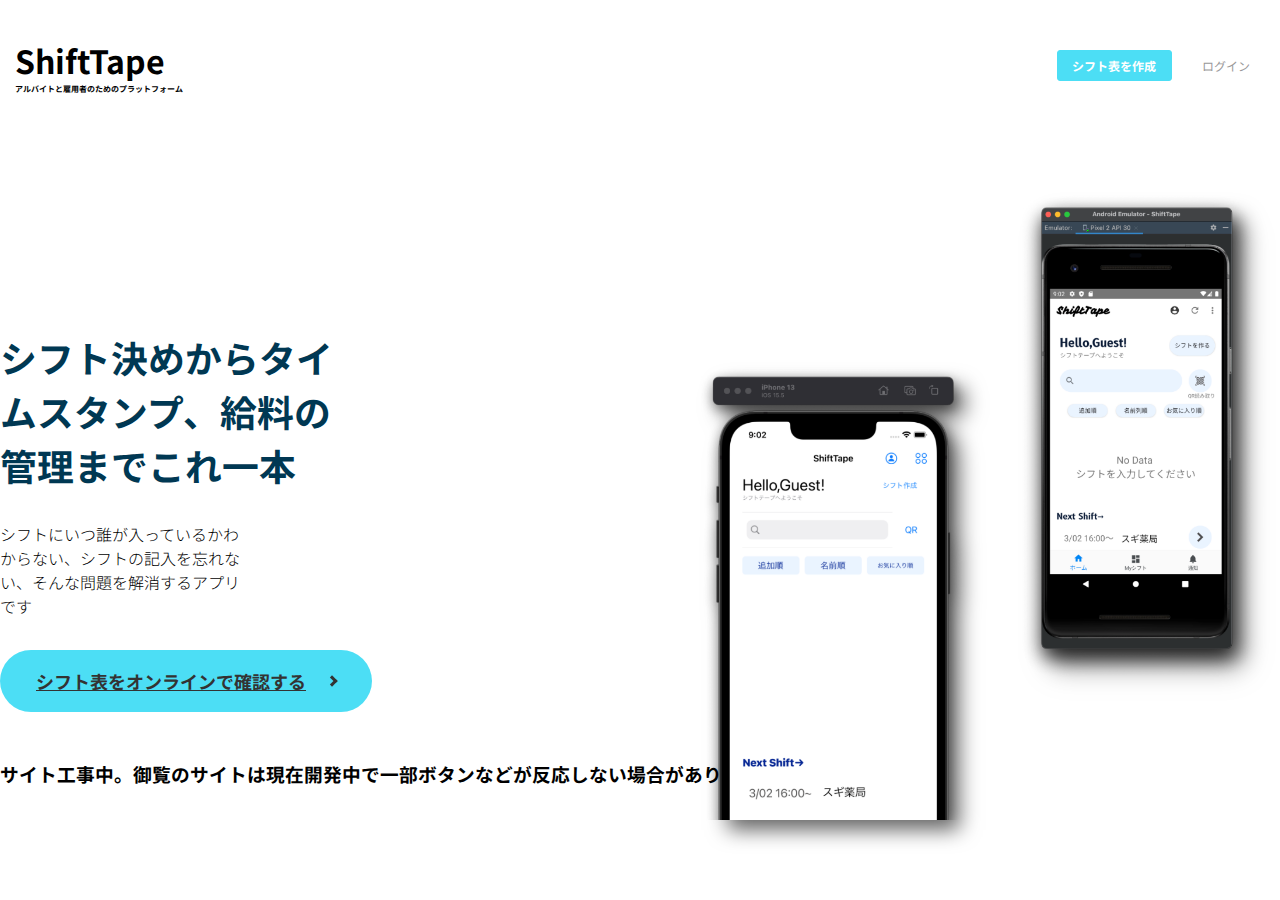
<file: index.html>
<html>
  <head>
    <meta charset="UTF-8">
    <link rel="stylesheet" href="base.css">

    <link rel="preconnect" href="https://fonts.googleapis.com">
<link rel="preconnect" href="https://fonts.gstatic.com" crossorigin>
<link href="https://fonts.googleapis.com/css2?family=Noto+Sans+JP:wght@100;300;400&display=swap" rel="stylesheet">

     </head>
  <body>
    <header class="header-3">
      <div class="header-inner">
        <div class="logo">
          <h1>ShiftTape</h1>
          <h2>アルバイトと雇用者のためのプラットフォーム</h2>
        </div>
        <nav class="header-nav">
          <div class="header-nav-item">
            <a class="header-button header-post">シフト表を作成</a>
          </div>
          <div class="header-nav-item">
            <a class="header-button header-login">ログイン</a>
          </div>
        </nav>
      </div>
    </header>
    <main>
      <div class="top">
        <div class="topleft">
          <h1>シフト決めからタイムスタンプ、給料の管理までこれ一本</h1>
          <h2>シフトにいつ誰が入っているかわからない、シフトの記入を忘れない、そんな問題を解消するアプリです</h2>
          <div class="buttonsection">
            <div class="button02">
              <a href="">シフト表をオンラインで確認する</a>
            </div>
          </div>
        </div>
        <div class="topright">
          <img src="picture/noname.png" class="toppicture">
        </div>
      </div>
      <section>
        <h3>サイト工事中。御覧のサイトは現在開発中で一部ボタンなどが反応しない場合があります。<h3>
      </section>
    </main>
  </body>
</html>
</file>
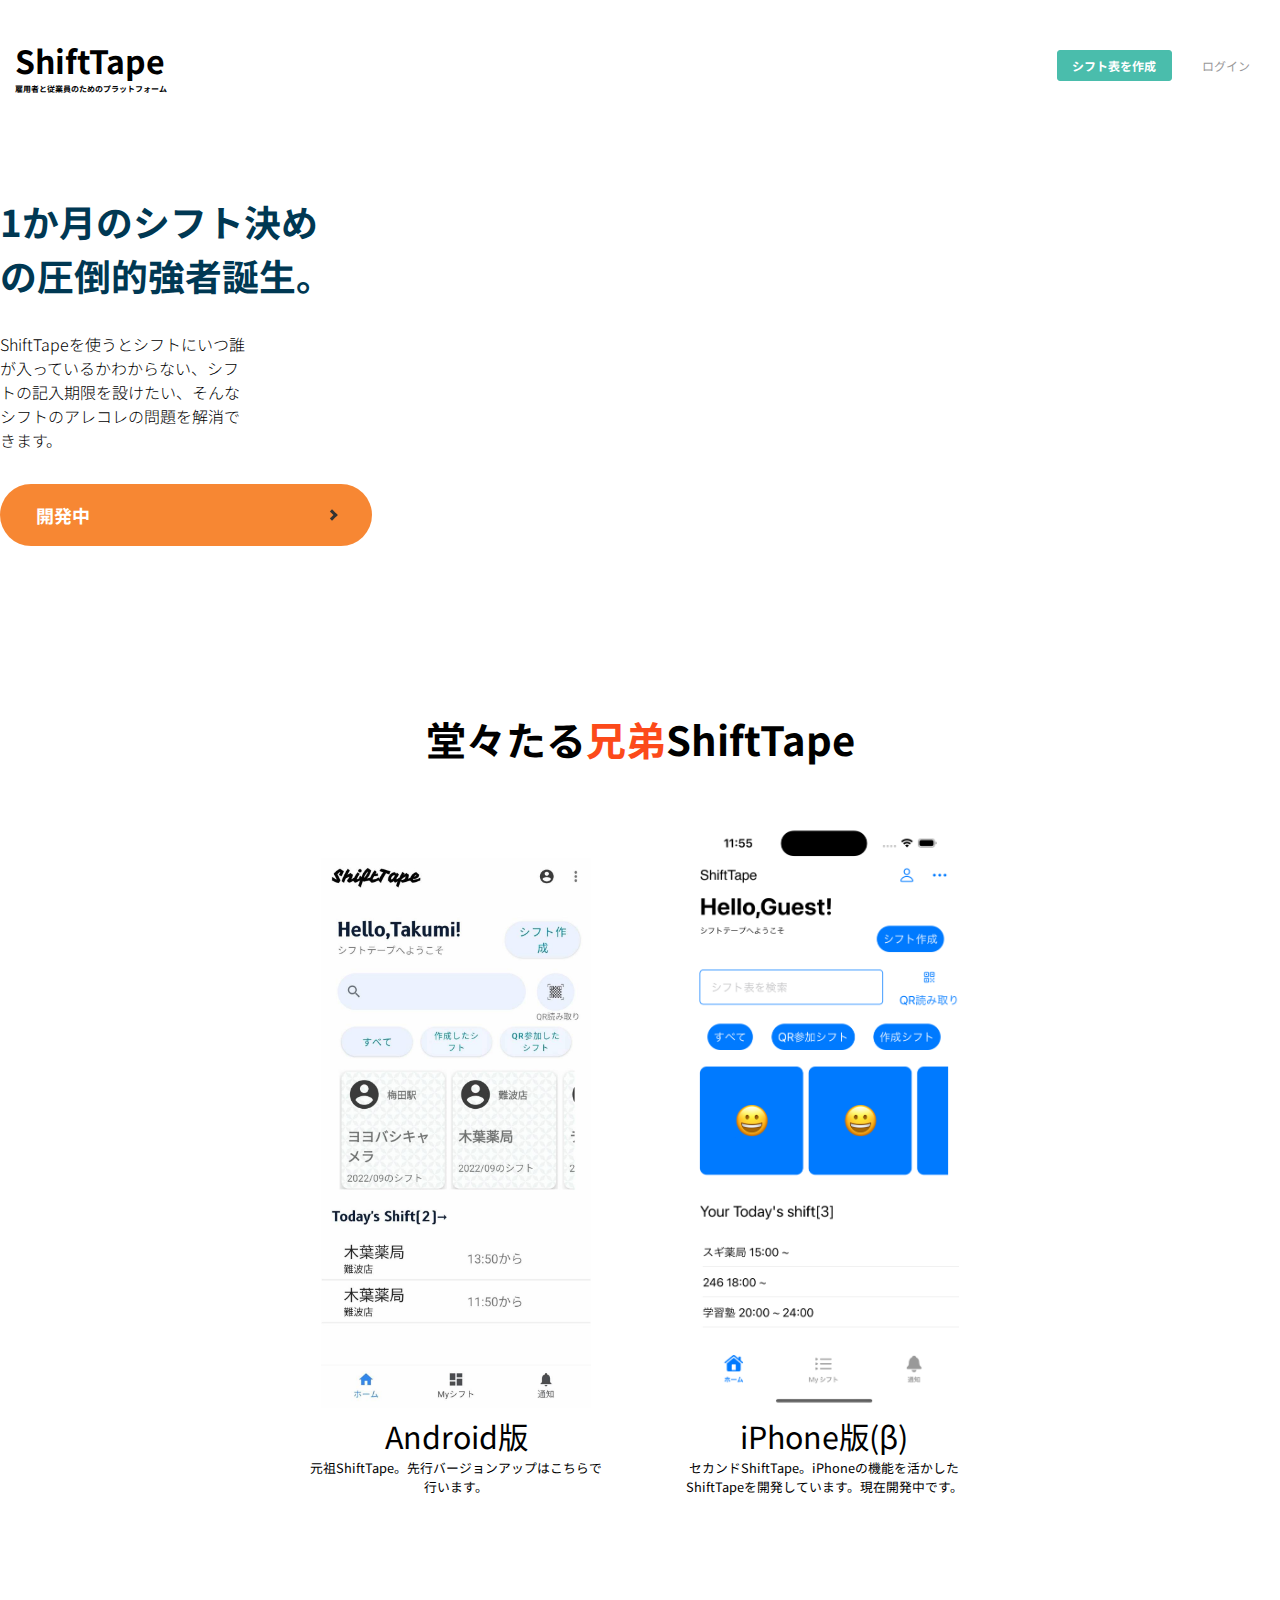
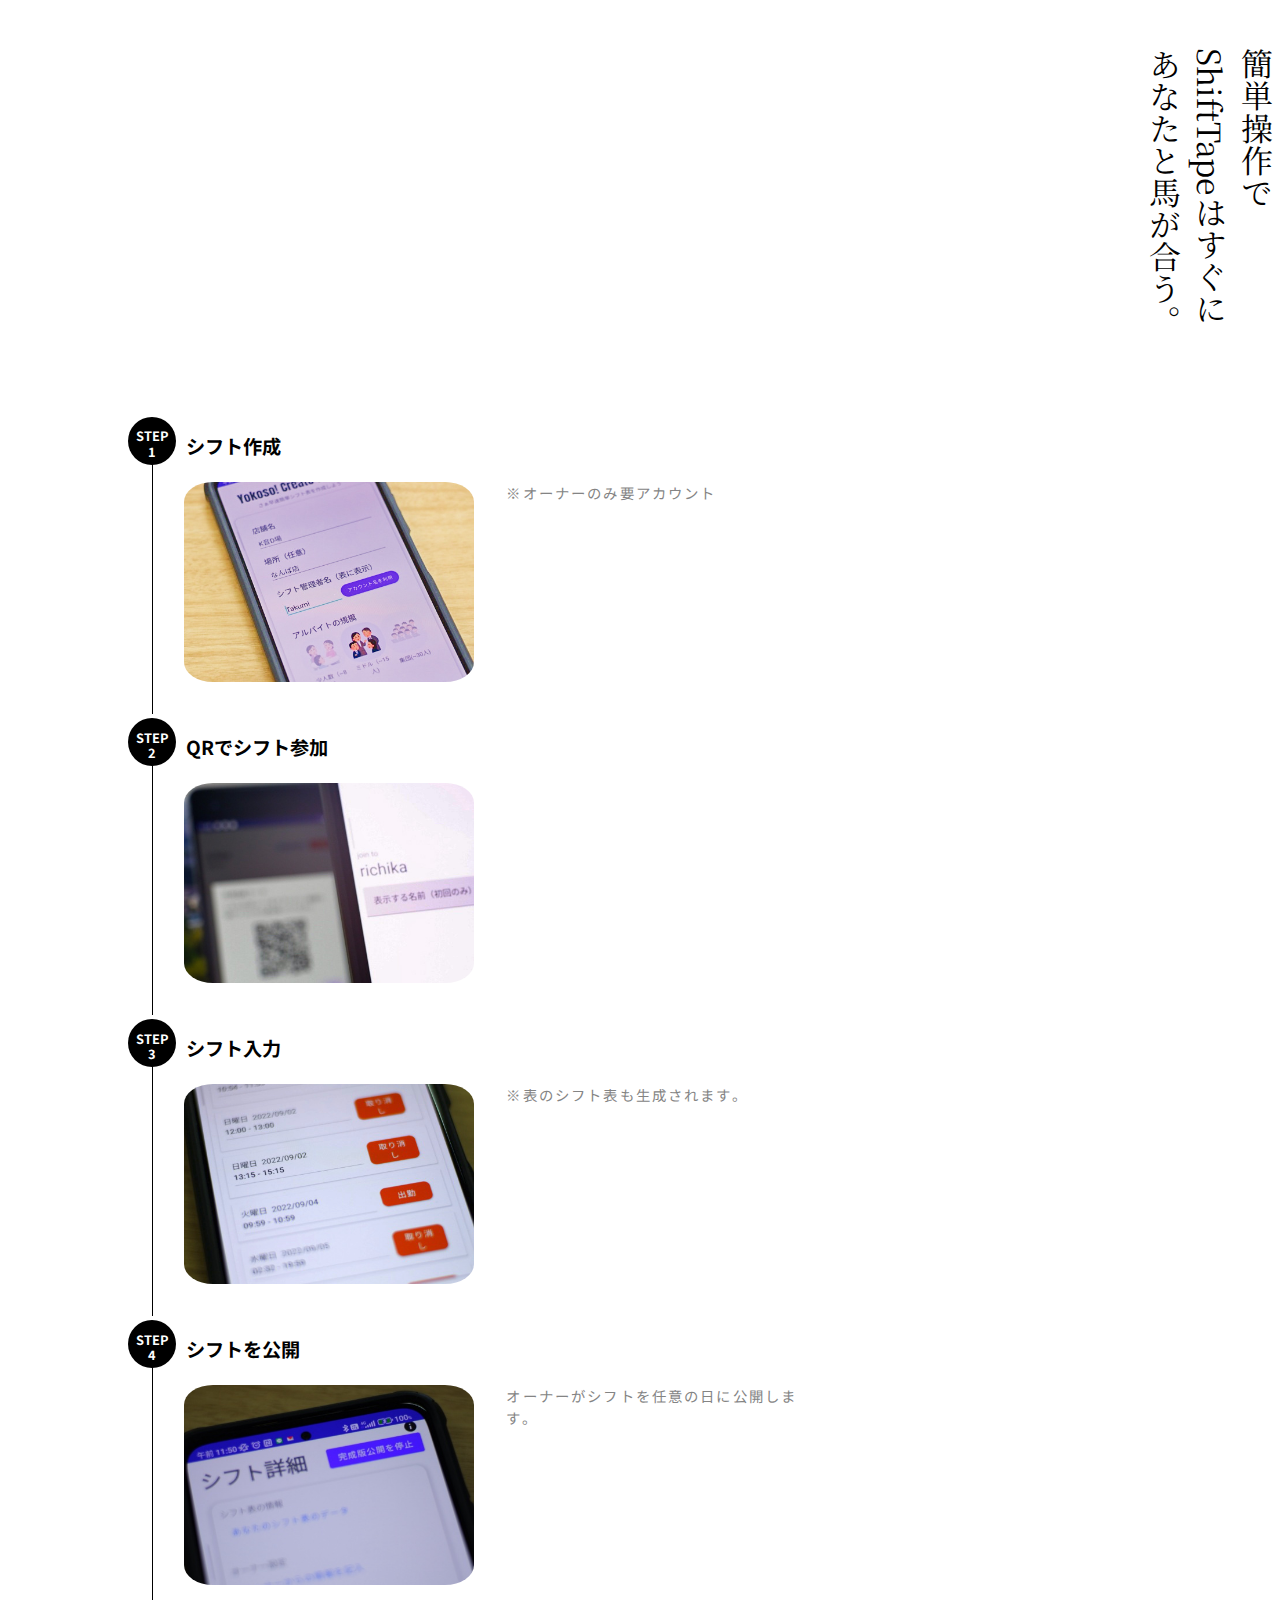
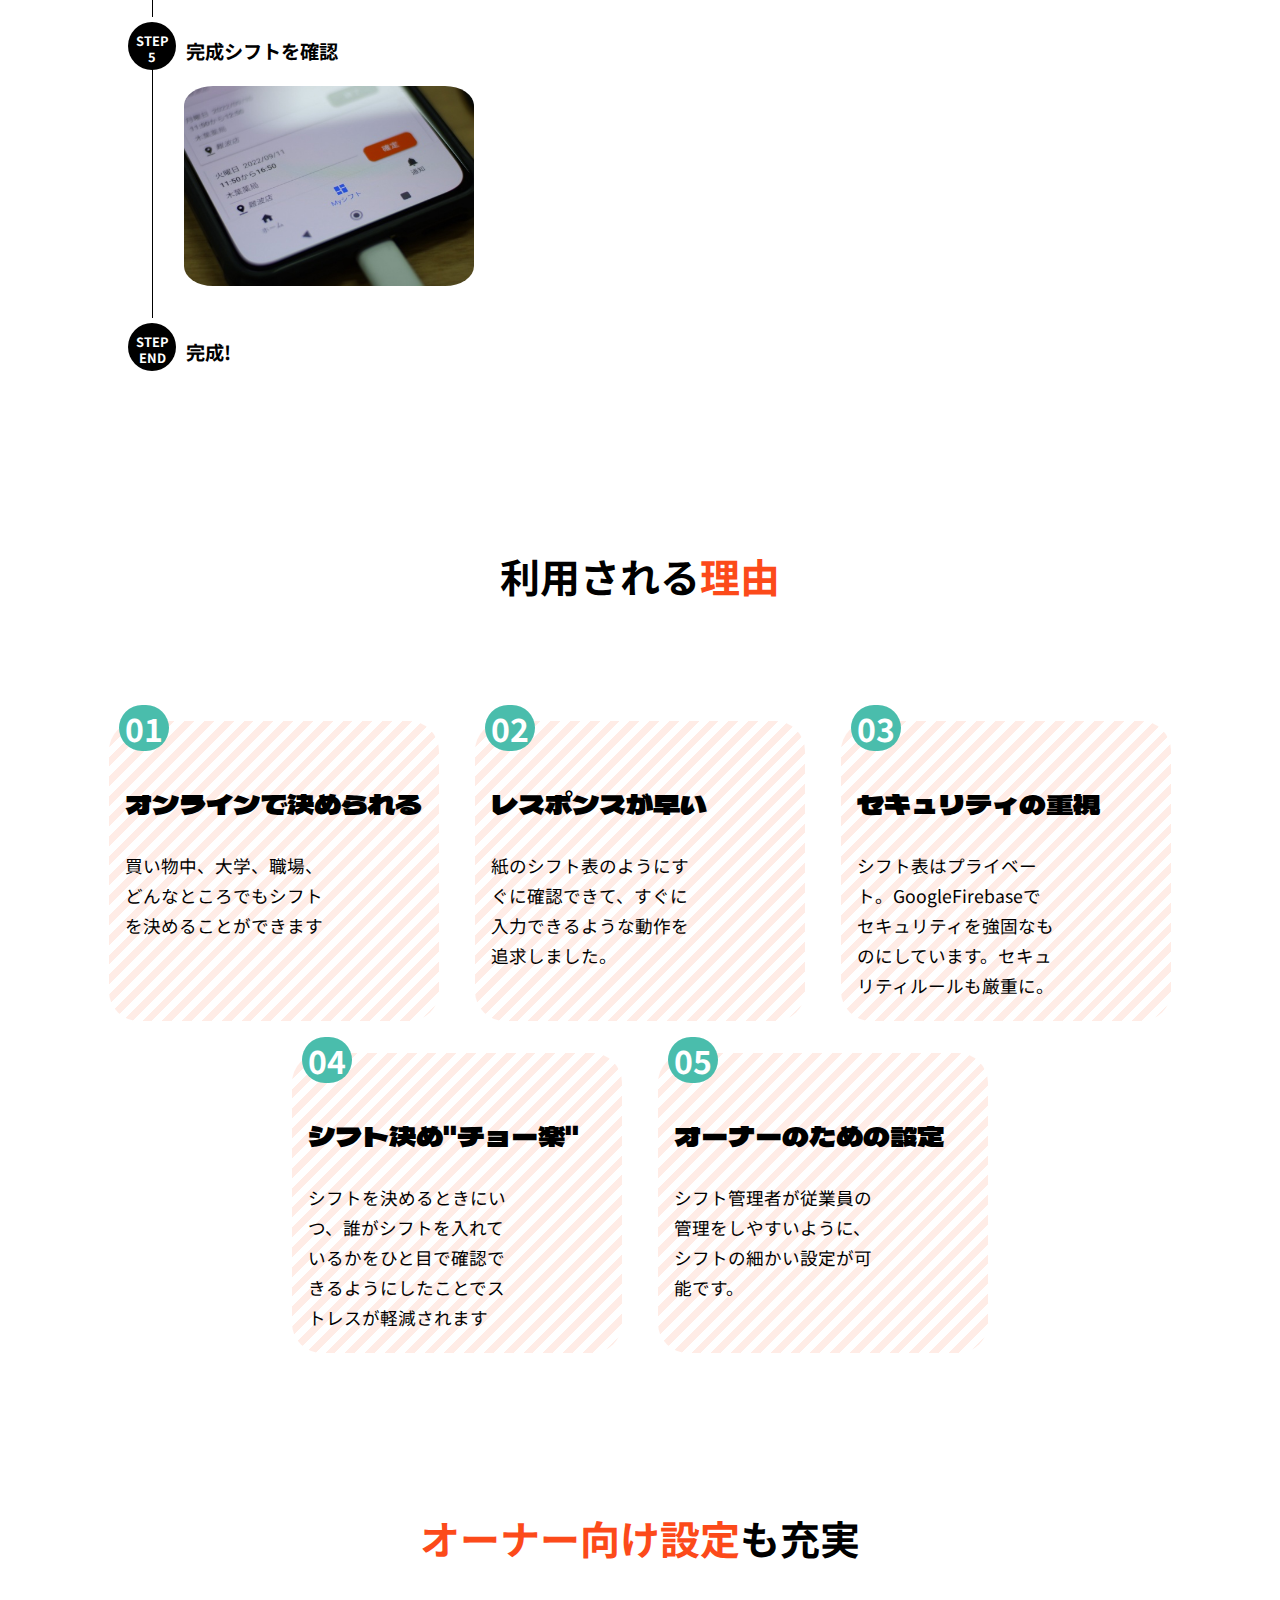
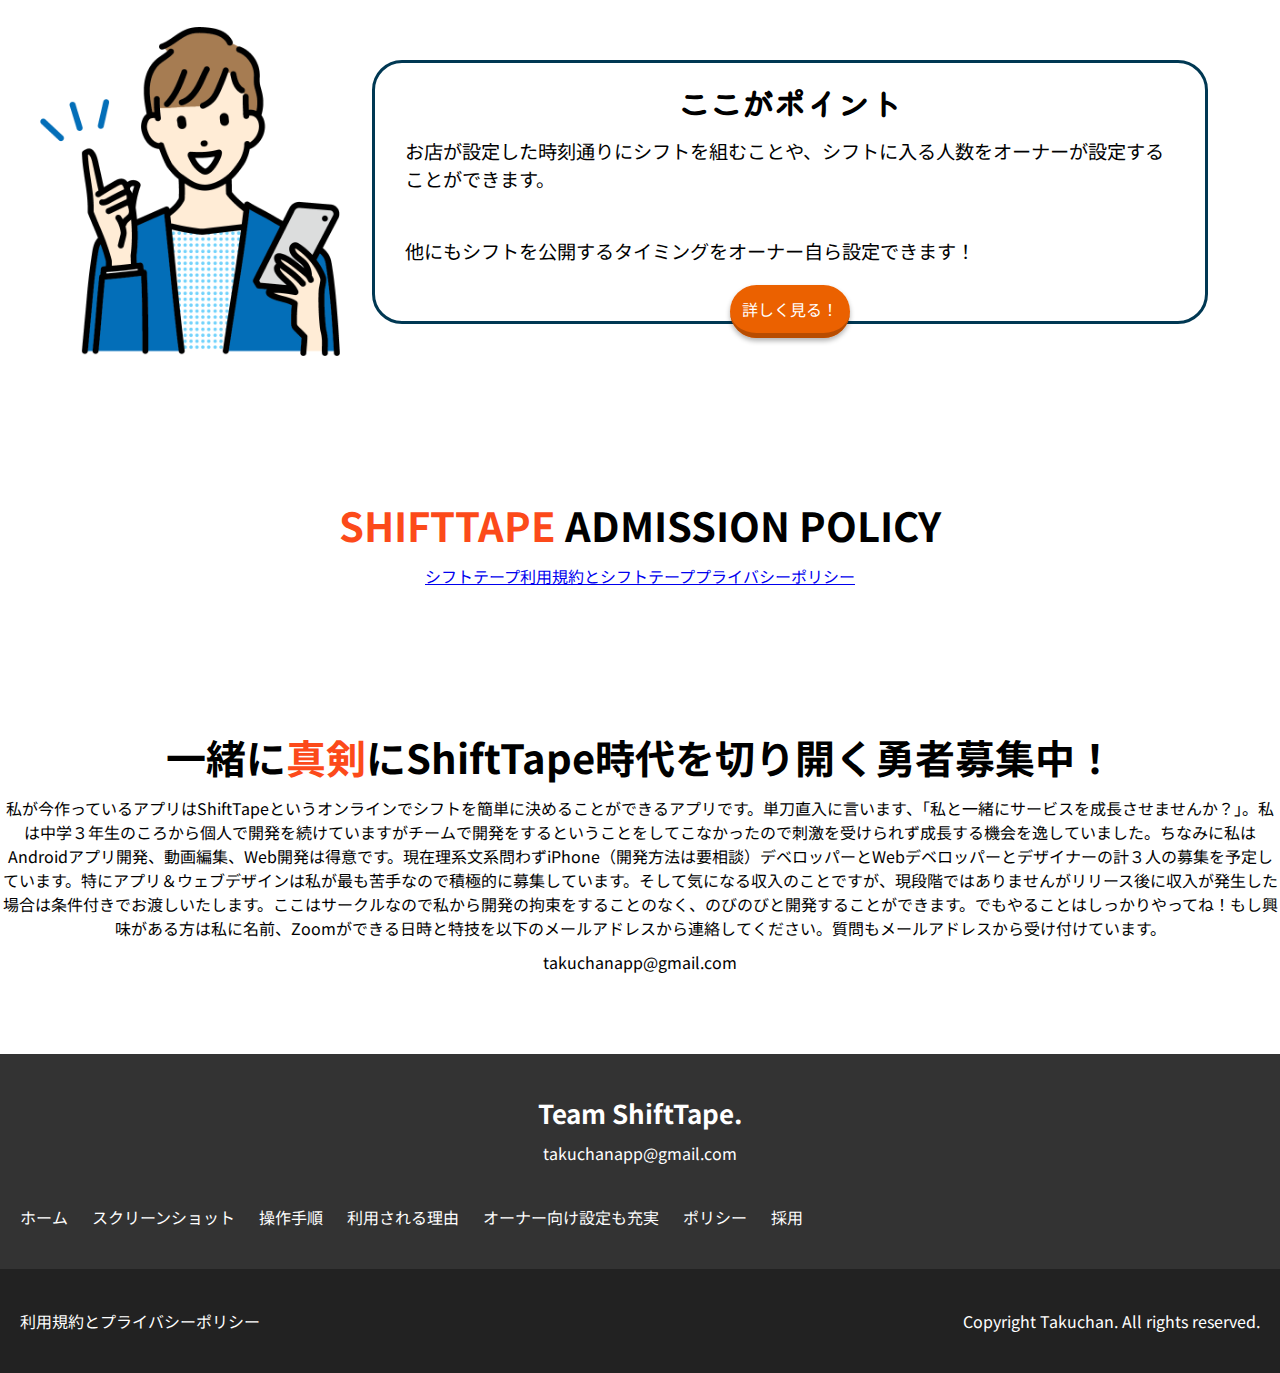
<file: public/index.html>
<html>
  <head>
    <meta charset="UTF-8">
    <link rel="stylesheet" href="base.css">
    <meta name="viewport" content="width=device-width,initial-scale=1">
    <link rel="preconnect" href="https://fonts.googleapis.com">
    <link rel="preconnect" href="https://fonts.gstatic.com" crossorigin>
    <link href="https://fonts.googleapis.com/css2?family=Noto+Sans+JP:wght@100;300;400&display=swap" rel="stylesheet">
<link rel="preconnect" href="https://fonts.googleapis.com">
<link rel="preconnect" href="https://fonts.gstatic.com" crossorigin>
<link href="https://fonts.googleapis.com/css2?family=Dela+Gothic+One&display=swap" rel="stylesheet">
<link href="https://fonts.googleapis.com/css2?family=Kiwi+Maru:wght@300&display=swap" rel="stylesheet">
<link href="https://fonts.googleapis.com/css2?family=Noto+Serif+JP:wght@300&display=swap" rel="stylesheet">
     </head>
  <body>
    
    <header class="header-3">
      <div class="header-inner">
        <div class="logo">
          <h1>ShiftTape</h1>
          <h2>雇用者と従業員のためのプラットフォーム</h2>
        </div>
        <nav class="header-nav">
          <div class="header-nav-item">
            <a class="header-button header-post">シフト表を作成</a>
          </div>
          <div class="header-nav-item">
            <a href="login.html" class="header-button header-login">ログイン</a>
          </div>
        </nav>
      </div>
    </header>
    <div class="backgroundImage">
      <div class="top">
        <div class="topleft">
          <h1>1か月のシフト決めの圧倒的強者誕生。</h1>
          <h2>ShiftTapeを使うとシフトにいつ誰が入っているかわからない、シフトの記入期限を設けたい、そんなシフトのアレコレの問題を解消できます。</h2>
          
            <div class="button02">
              <a href="">開発中</a>
            </div>
          
        </div>
      </div>
    </div>
    <main>
      
      
      
      <section class="background" id="part1">
        <h3>堂々たる<span>兄弟</span>ShiftTape</h3>
        <div class="img_low">
          <div class="card">
            <div class="images">
              <img src="picture/shifttapeandroid.jpg">
            </div>
            <div class="contents">
              <div class="title">Android版</div>
              <div class="subtitle">元祖ShiftTape。先行バージョンアップはこちらで行います。</div>
            </div>
          </div>
          <div class="card">
            <div class="images">
              <img src="picture/shifttapeiphone.png">
            </div>
            <div class="contents">
              <div class="title">iPhone版(β)</div>
              <div class="subtitle">セカンドShiftTape。iPhoneの機能を活かしたShiftTapeを開発しています。現在開発中です。</div>
            </div>
          </div>
         
        </div>
      </section>
      <section id="part2">

        <div class="max-width">
          <div class="verticalText">簡単操作でShiftTapeはすぐにあなたと馬が合う。</div>
          <div class="stepbar">

            <div class="stepbarwrap">
                <div class="steptitle">
                    <div class="stepcircle"><span>STEP<br>1</span></div>
                    <p class="title">シフト作成</p>
                </div>
                <div class="steptxt">
                  <img src="picture/43232.jpg">
                    <span class="txt">※オーナーのみ要アカウント</span>
                    
                </div>
                <span class="stepline"></span>
            </div>
    
            <div class="stepbarwrap">
                <div class="steptitle">
                    <div class="stepcircle"><span>STEP<br>2</span></div>
                    <p class="title">QRでシフト参加</p>
                </div>
                <div class="steptxt">
                  <img src="picture/43234.jpg">
                    <span class="txt"></span>
                </div>
                <span class="stepline"></span>
            </div>
    
            <div class="stepbarwrap">
                <div class="steptitle">
                    <div class="stepcircle"><span>STEP<br>3</span></div>
                    <p class="title">シフト入力</p>
                </div>
                <div class="steptxt">
                  <img src="picture/43235.jpg">
                    <span class="txt">※表のシフト表も生成されます。</span>
                </div>
                <span class="stepline"></span>
            </div>
            <div class="stepbarwrap">
              <div class="steptitle">
                  <div class="stepcircle"><span>STEP<br>4</span></div>
                  <p class="title">シフトを公開</p>
              </div>
              <div class="steptxt">
                <img src="picture/43236.jpg">
                  <span class="txt">オーナーがシフトを任意の日に公開します。</span>
              </div>
              <span class="stepline"></span>
          </div>
          <div class="stepbarwrap">
            <div class="steptitle">
                <div class="stepcircle"><span>STEP<br>5</span></div>
                <p class="title">完成シフトを確認</p>
            </div>
            <div class="steptxt">
              <img src="picture/43237.jpg">
                <span class="txt"></span>
            </div>
            <span class="stepline"></span>
        </div>
        <div class="stepbarwrap">
          <div class="steptitle">
              <div class="stepcircle"><span>STEP<br>END</span></div>
              <p class="title">完成!</p>
          </div>
          
      </div>
    
        </div>
        </div>
        
        
      </section>
      <section id="part3"><h3>利用される<span>理由</span></h3>
        
          

        <div class="points">
          <div class="cards">
            <div class="point">
              <div class="number">01</div>
              <div class="title">オンラインで決められる</div>
              <div class="detail">買い物中、大学、職場、どんなところでもシフトを決めることができます</div>
              <div class="detailbutton"></div>
            
            </div>
            
          </div>
        <div class="cards">
          <div class="point">
            <div class="number">02</div>
            <div class="title">レスポンスが早い</div>
            <div class="detail">紙のシフト表のようにすぐに確認できて、すぐに入力できるような動作を追求しました。</div>
            <div class="detailbutton"></div>
          </div>
        </div>
        <div class="cards">
          <div class="point">
            <div class="number">03</div>
            <div class="title">セキュリティの重視</div>
            <div class="detail">シフト表はプライベート。GoogleFirebaseでセキュリティを強固なものにしています。セキュリティルールも厳重に。</div>
            <div class="detailbutton"></div>
          </div>
        </div>
        <div class="cards">
          <div class="point">
            <div class="number">04</div>
            <div class="title">シフト決め"チョー楽"</div>
            <div class="detail">シフトを決めるときにいつ、誰がシフトを入れているかをひと目で確認できるようにしたことでストレスが軽減されます</div>
            <div class="detailbutton"></div>
          </div>
        </div>
        <div class="cards">
          <div class="point">
            <div class="number">05</div>
            <div class="title">オーナーのための設定</div>
            <div class="detail">シフト管理者が従業員の管理をしやすいように、シフトの細かい設定が可能です。</div>
            <div class="detailbutton"></div>
          </div>
        </div>
      </div>
        </section>
      <section id="part4">
        <h3><span>オーナー向け設定</span>も充実</h3>
        <div class="owner">
          <img src="picture/hiramekiMen.png">
            <div class="hukidashi">
              <h2>ここがポイント</h2>
              <p>お店が設定した時刻通りにシフトを組むことや、シフトに入る人数をオーナーが設定することができます。</p>
              <p>他にもシフトを公開するタイミングをオーナー自ら設定できます！</p>
              
              <a href="" class="btn btn--orange btn--cubic btn--shadow">詳しく見る！</a>
            </div>
          
        </div>
      </section>
      <section id="part5"><h3><span>SHIFTTAPE </span> ADMISSION POLICY</h3>
      <p><a href="https://takuchanwork.web.app/policy/shifttapepolicy.html">シフトテープ利用規約とシフトテーププライバシーポリシー</a></p></section>
      <section id="part6"><h3>一緒に<span>真剣</span>にShiftTape時代を切り開く勇者募集中！</h3>
        <p>私が今作っているアプリはShiftTapeというオンラインでシフトを簡単に決めることができるアプリです。単刀直入に言います、「私と一緒にサービスを成長させませんか？」。私は中学３年生のころから個人で開発を続けていますがチームで開発をするということをしてこなかったので刺激を受けられず成長する機会を逸していました。ちなみに私はAndroidアプリ開発、動画編集、Web開発は得意です。現在理系文系問わずiPhone（開発方法は要相談）デベロッパーとWebデベロッパーとデザイナーの計３人の募集を予定しています。特にアプリ＆ウェブデザインは私が最も苦手なので積極的に募集しています。そして気になる収入のことですが、現段階ではありませんがリリース後に収入が発生した場合は条件付きでお渡しいたします。ここはサークルなので私から開発の拘束をすることのなく、のびのびと開発することができます。でもやることはしっかりやってね！もし興味がある方は私に名前、Zoomができる日時と特技を以下のメールアドレスから連絡してください。質問もメールアドレスから受け付けています。</p>
      <p>takuchanapp@gmail.com</p></section>
    </main>
    <footer id="footer">
      <section class="primary">
        <p class="logo"><a href="#">Team ShiftTape.</a></p>
        <p class="address">
          takuchanapp@gmail.com
        </p>
        <div class="navi-row">
          <ul class="navi">
            <li><a href="#">ホーム</a></li>
            <li><a href="#part1">スクリーンショット</a></li>
            <li><a href="#part2">操作手順</a></li>
            <li><a href="#part3">利用される理由</a></li>
            <li><a href="#part4">オーナー向け設定も充実</a></li>
            <li><a href="#part5">ポリシー</a></li>
            <li><a href="#part6">採用</a></li>

          </ul>
          <ul class="sns-navi">
            <li><a href="#"><i class="fab fa-twitter"></i></a></li>
            <li><a href="#"><i class="fab fa-youtube"></i></a></li>
            <li><a href="#"><i class="fab fa-instagram"></i></a></li>
            <li><a href="#"><i class="fab fa-facebook"></i></a></li>
          </ul>
        </div>
      </section>
      <section class="secondary">
        <ul class="sitenavi">
          <li><a href="https://takuchanwork.web.app/policy/shifttapepolicy.html">利用規約とプライバシーポリシー</a></li>
        </ul>
        <p class="copyright">Copyright Takuchan. All rights reserved.</p>
      </section>
    </footer>

  </body>
</html>
</file>
<file: base.css>
@charset "utf-8";
*{
    margin: 0;
    padding:0;
    font-family: 'Noto Sans JP', sans-serif;
}
main{
    max-width: 1500px;
    margin: 0 auto;
}

.header-3 {
    box-sizing: border-box;
    width: 100%;
  }
  
  .header-inner {
    display: flex;
    align-items: center;
    justify-content: space-between;
    max-width: 1560px;
    height: 130px;
    padding: 0 0.8em;
    margin: 0 auto;
    font-size: 1.2em;
  }
  
  .header-nav {
    display: flex;
    align-items: center;
  }
  
  .header-nav-item {
    display: flex;
    align-items: center;
    margin-left: 16px;
  }
  
  .logo img {
    width: 70px;
  }
  .logo h1{
    width: 70px;
    font-size: 2rem;
    display: inline-block;
  }
  .logo h2{
    font-size: 0.5rem;
  }
  
  .header-button {
    box-sizing: border-box;
    display: inline-block;
    padding: 0.5em 1.2em;
    font-size: 12px;
    text-decoration: none;
    cursor: pointer;
    user-select: none;
  }
  
  .header-login {
    color: #999;
  }
  
  .header-post {
    font-weight: bold;
    color: #fff;
    background: #4cdef5;
    border: 1px #4cdef5 solid;
    border-radius: 3px;
  }
  

.top{
    height: 70vh;
    display: flex;
    justify-content: space-around;
}
.topleft{
    max-width: 780px;
}
.topleft h1{
    font-size: 2.3rem;
    padding: 200px 0px 30px 0;
    color: #003853;
    width: 350px;
}
.topleft h2{
    font-size: 1rem;
    width: 250px;
    font-weight: 300;
}
.topright{
    width:auto;
    height: auto;
}

.toppicture{
    margin: 60px 32px 16px 0; 
    height: 100%;
    filter: drop-shadow(10px 10px 10px rgba(0,0,0,0.6));
}

.button02 a {
    display: flex;
    justify-content: space-between;
    align-items: center;
    padding: 1em 2em;
    margin-top: 32px;
    width: 300px;
    color: #333;
    font-size: 18px;
    font-weight: 700;
    background-color: #4cdef5;
    border-radius: 50vh;
  }
  
  .button02 a::after {
    content: '';
    width: 5px;
    height: 5px;
    border-top: 3px solid #333333;
    border-right: 3px solid #333333;
    transform: rotate(45deg);
  }
  
  .button02 a:hover {
    text-decoration: none;
    background-color: #bbbbbb;
  }
  @media screen and (max-width: 480px) {
    .header-post {
      display: none;
    }
  }
</file>
<file: public/base.css>
@charset "utf-8";
*{
    margin: 0;
    padding:0;
    font-family: 'Noto Sans JP', sans-serif;
}
.max-width{
  max-width: 1300px;

}
main{
    max-width: 1500px;
    margin: 0 auto;
}

.header-3 {
    box-sizing: border-box;
    width: 100%;
  }
  
  .header-inner {
    display: flex;
    align-items: center;
    justify-content: space-between;
    max-width: 1560px;
    height: 130px;
    padding: 0 0.8em;
    margin: 0 auto;
    font-size: 1.2em;
  }
  
  .header-nav {
    display: flex;
    align-items: center;
  }
  
  .header-nav-item {
    display: flex;
    align-items: center;
    margin-left: 16px;
  }
  
  .logo img {
    width: 70px;
  }
  .logo h1{
    width: 70px;
    font-size: 2rem;
    display: inline-block;
  }
  .logo h2{
    font-size: 0.5rem;
  }
  
  .header-button {
    box-sizing: border-box;
    display: inline-block;
    padding: 0.5em 1.2em;
    font-size: 12px;
    text-decoration: none;
    cursor: pointer;
    user-select: none;
  }
  
  .header-login {
    color: #999;
  }
  
  .header-post {
    font-weight: bold;
    color: #fff;
    background: #4abdac;
    border: 1px #4abdac solid;
    border-radius: 3px;
  }
  
.backgroundImage{
  padding: 64px 0;
}
.top{
  margin: 0 auto;
    max-width: 1550px;
}
.topleft{
    max-width: 580px;
    display: inline-block;
}
.topleft h1{
    font-size: 2.3rem;
    padding-bottom: 30px;
    color: #003853;
    width: 350px;
}
.topleft h2{
    font-size: 1rem;
    width: 250px;
    font-weight: 300;
}
.topright{
    width:500px;
    height: auto;
    display: inline-block;
}

.toppicture{
    margin: 60px 32px 16px 0; 
    filter: drop-shadow(10px 10px 10px rgba(0,0,0,0.6));
    
}

.button02 a {
    display: flex;
    justify-content: space-between;
    align-items: center;
    padding: 1em 2em;
    margin-top: 32px;
    width: 300px;
    color: #333;
    font-size: 18px;
    font-weight: 700;
    color: white;
    background-color: #f78733;
    /* background-color: #6e6e6e; */
    border-radius: 50vh;
    text-decoration: none;
  }
  
  .button02 a::after {
    content: '';
    width: 5px;
    height: 5px;
    border-top: 3px solid #333333;
    border-right: 3px solid #333333;
    transform: rotate(45deg);
  }
  
  .button02 a:hover {
    text-decoration: none;
    background-color: #bbbbbb;
  }

  .img_low{
    width: 100%;
    text-align: center;
  }
  .card{
    
    padding-top: 43px;
    width: 300px;
    display: inline-block;
    max-width: 400px;
    margin: 12px 32px;
  }
  .images img{
    width: 90%;

  }
  .contents{
    padding-top: 6px;
  }

  .contents .title{
    font-size: 1.9rem;
  }

  .contents .subtitle{
    font-size: 0.8rem;
  }
  section{
    padding-top: 100px;
    padding-bottom: 40px;
  }

  section p{
    text-align: center;
    padding-top: 10px;
  }
  

  section h3{
    text-align: center;
    width: 100%;
    font-size: 2.5rem;
  }
  .verticalText{
    margin: 0 0 64 auto;
    writing-mode: vertical-rl;
    font-family: 'Noto Serif JP', serif;
    height: 300px;
    text-align: left;
    font-size: 2rem;
  }

  .stepbar {
    margin: 0 auto;
    width: 80%;
    
  }
  
  .stepbar .stepbarwrap {
    margin: 2em 0;
    position: relative;
  }
  
  .stepbar .stepbarwrap .steptitle {
    display: inline-flex;
    align-items: center;
  }
  
  .stepbar .stepbarwrap .steptitle .stepcircle {
    display: inline-block;
    width: 3em;
    height: 3em;
    content: "";
    border-radius: 50%;
    background-color: #000;
    color: #fff;
    text-align: center;
  }
  
  .stepbar .stepbarwrap .steptitle .stepcircle span {
    display: inline-block;
    line-height: 1.2em;
    font-size: 0.8em;
    font-weight: bold;
    position: relative;
    top: 0.9em;
  }
  
  .stepbar .stepbarwrap .steptitle .title {
    margin: 0.5em;
    font-weight: bold;
    font-size: 1.2em;
  }
  
  .stepbar .stepbarwrap .steptxt {
    padding-left: 3.5em;
    display: flex;
    align-items:flex-start;
    margin: 12px 0;
    color: rgb(132, 132, 132);
  }
  
  .stepbar .stepbarwrap .steptxt .txt {
    font-size: 0.9em;
    padding: 0 32px;
    max-width: 320px;
    letter-spacing: 0.15em;
    line-height: 1.5em;
  }
  .steptxt img{
    width: 30%;
    height: 200px;
  object-fit: cover;
  border-radius: 10%;
  
  }
  
  .stepbar .stepbarwrap .stepline {
    width: 1px;
    height: calc(100% + 1em);
    background-color: #000;
    position: absolute;
    top: 1em;
    left: 1.5em;
    z-index: -1;
  }
  
  .stepbarwrap:last-of-type .stepline:last-of-type {
    display: none;
  }


  .points{
    padding-top: 100px;
    max-width: 1400px;
    margin: 0 auto;
    text-align: center;
  }
  
  .points .cards{
    text-align: left;
    border-radius: 30px;
    margin: 16px;
    height: 300px;
    width: 330px;
    display: inline-block;
    vertical-align: top;

    background-color: #ffece6;
    background-image:
	 repeating-linear-gradient(-45deg,#fff, #fff 7px,transparent 0, transparent 14px);


    transition: all 0.5s 0s ease;
    -webkit-transition: 0.3s;
    -moz-transition: 3;
  }


  .point .number{
    position: relative;
    font-size: 2rem;
    text-align: center;
    top: -16px;
    left:10px;
    color: #fff;
    text-shadow:1px 1px 0 #4abdac, -1px -1px 0 #4abdac,
              -1px 1px 0 #4abdac, 1px -1px 0 #4abdac,
              0px 1px 0 #4abdac,  0-1px 0 #4abdac,
              -1px 0 0 #4abdac, 1px 0 0 #4abdac;
    font-weight: bold;
    border-radius: 100px;
    background-color: #4abdac;
    width: 50px;
  }
  .point .title{
    margin-top: 16px;
    margin-left: 16px;
    font-size: 1.7rem;
    font-family: 'Dela Gothic One', cursive;
  }
  .point .detail{
    margin-top: 28px;
    margin-left: 16px;
    width: 200px;
    font-size: 1.1rem;
    line-height: 30px;
  }
  .owner{
    padding-top: 60px;
    align-items: center;
    margin: 0 auto;
    max-width: 1200px;
    display: flex;
    justify-content: center;
  }
  .owner img{
    width: 300px;
    margin: 0 auto;
    text-align: center;

  }
  .hukidashi{
    border: #003853 solid;
    margin: 0 32px;
    
    border-radius: 30px;
    min-width: 700px;
    text-align: center;
    
  }
  .hukidashi h2{
    padding-top: 16px;
    padding-left: 30px;
    padding-right: 30px;
    font-family: 'Kiwi Maru', serif;
    font-size: 2rem;
  }
  .hukidashi p{
    padding-top: 12px;
    padding-left: 30px;
    padding-right: 30px;
    padding-bottom: 32px;
    text-align:left;
    font-size: 1.2rem;
  }
  .hukidashi a{ 
    text-decoration: none;
  }
  a.btn--orange {
    color: #fff;
    background-color: #eb6100;
    border-bottom: 5px solid #b84c00;
    padding: 12px;
    border-radius: 100px;
  }
  a.btn--orange:hover {
    margin-top: 3px;
    
    color: #fff;
    background: #f56500;
    border-bottom: 2px solid #b84c00;
  }
  a.btn--shadow {
    -webkit-box-shadow: 0 3px 5px rgba(0, 0, 0, .3);
    box-shadow: 0 3px 5px rgba(0, 0, 0, .3);
  }
  section h3 span{
    color: #fc4a1a;
  }
  






  /* 降ったー */
  #footer {
    position: relative;
    margin-top: 40px;
    color: #fff;
  }
  #footer a {
    text-decoration: none;
    color: #fff;
  }
  #footer a:hover {
    text-decoration: underline;
  }
  #footer .primary {
    padding: 40px 20px;
    background: #333;
  }
  #footer .secondary {
    display: flex;
    padding: 40px 20px;
    background: #222;
  }
  
  @media screen and (max-width: 767px) {
    #footer .primary {
      padding: 20px 20px;
      background: #333;
    }
    #footer .secondary {
      display: block;
      padding: 20px 20px;
    }
  }
  
  /* footer-logo */
  
  #footer .logo {
    position: relative;
    padding: 0;
    margin: 0;
    width: 100%;
    font-size: 26px;
    font-weight: bold;
  }
  @media screen and (max-width: 767px) {
    #footer .logo {
      font-size: 16px;
    }
  }
  
  /* address */
  
  .address {
    margin: 10px 0 0;
    padding: 0;
  }
  
  @media screen and (max-width: 767px) {
    .address {
      font-size: 12px;
    }
  }
  
  /* navi */
  
  .navi-row {
    display: flex;
    margin-top: 40px;
  }
  #footer .navi {
    margin: 0;
    padding: 0;
    list-style: none;
  }
  #footer .navi li {
    display: inline-block;
    margin: 0 20px 0 0;
    padding: 0;
  }
  #footer .navi li:first-child {
    margin-left: 0;
  }
  
  @media screen and (max-width: 767px) {
    .navi-row {
      display: block;
      margin-top: 15px;
    }
    #footer .navi {
      font-size: 12px;
    }
    #footer .navi li {
      margin-top: 5px;
      font-size: 12px;
    }
  }
  
  /* sns-navi */
  
  #footer .sns-navi {
    margin: 0 0 0 auto;
    padding: 0;
  }
  #footer .sns-navi li {
    display: inline-block;
    margin: 0 20px 0 0;
    padding: 0;
    font-size: 20px;
  }
  #footer .sns-navi li:last-child {
    margin-right: 0;
  }
  

  
  /* sitenavi */
  
  #footer .sitenavi {
    width: 50%;
    margin: 0;
    padding: 0;
    list-style: none;
  }
  #footer .sitenavi li {
    display: inline-block;
    margin: 0 0 0 20px;
    padding: 0;
  }
  #footer .sitenavi li:first-child {
    margin-left: 0;
  }
  



  @media screen and (max-width: 960px) {
    .stepbar {
      width: 90%;
    }
    .backgroundImage {
      padding: 64px 64px;
  }
  }

  @media screen and (max-width: 767px) {
    #footer .copyright {
      width: 100%;
      margin: 20px 0 0;
      text-align: center;
      font-size: 12px;
    }

    #footer .sitenavi {
      width: 100%;
      text-align: center;
      font-size: 12px;
    }

    #footer .sns-navi {
      margin: 20px 0 0;
      padding: 0;
    }
    #footer .sns-navi li {
      margin: 0 20px 0 0;
      padding: 0;
      font-size: 18px;
    }
  }

  @media screen and (max-width: 480px) {
    .logo h1{
      font-size: 1.2rem;
    }
    .backgroundImage {
     padding: 0px;   
    }
    .topleft h1{
      padding: 50px 0 30px 0;
    }
    .header-post {
      display: none;
    }
    section h3{
      text-align: center;
      width: 100%;
      font-size: 1.8rem;
    }
    .hukidashi{
      border: #003853 solid;
      margin: 12px;
      
      border-radius: 30px;
      min-width: 0px;
    }
    .hukidashi p{
      font-size: 0.9rem;
    }
    .owner{
      flex-direction: column    ;
    }
    section p{
      padding: 12px 44px;
      text-align: center;
      font-size: 0.8rem;
    }
    .verticalText{
      margin: 32px 32px 0 auto;
      writing-mode: vertical-rl;
      font-family: 'Noto Serif JP', serif;
      height: 300px;
      text-align: left;
      font-size: 2rem;
    }

    .stepbar .stepbarwrap .steptxt {
      flex-direction: column;
    }
    .stepbar .stepbarwrap .steptxt .txt{
      padding-top: 12px;
      
    }
    .steptxt img{
      width: 75%;
    
    }
  }
  
  /* copyright */
  
  #footer .copyright {
    width: 50%;
    margin: 0;
    padding: 0;
    text-align: right;
  }
</file>
